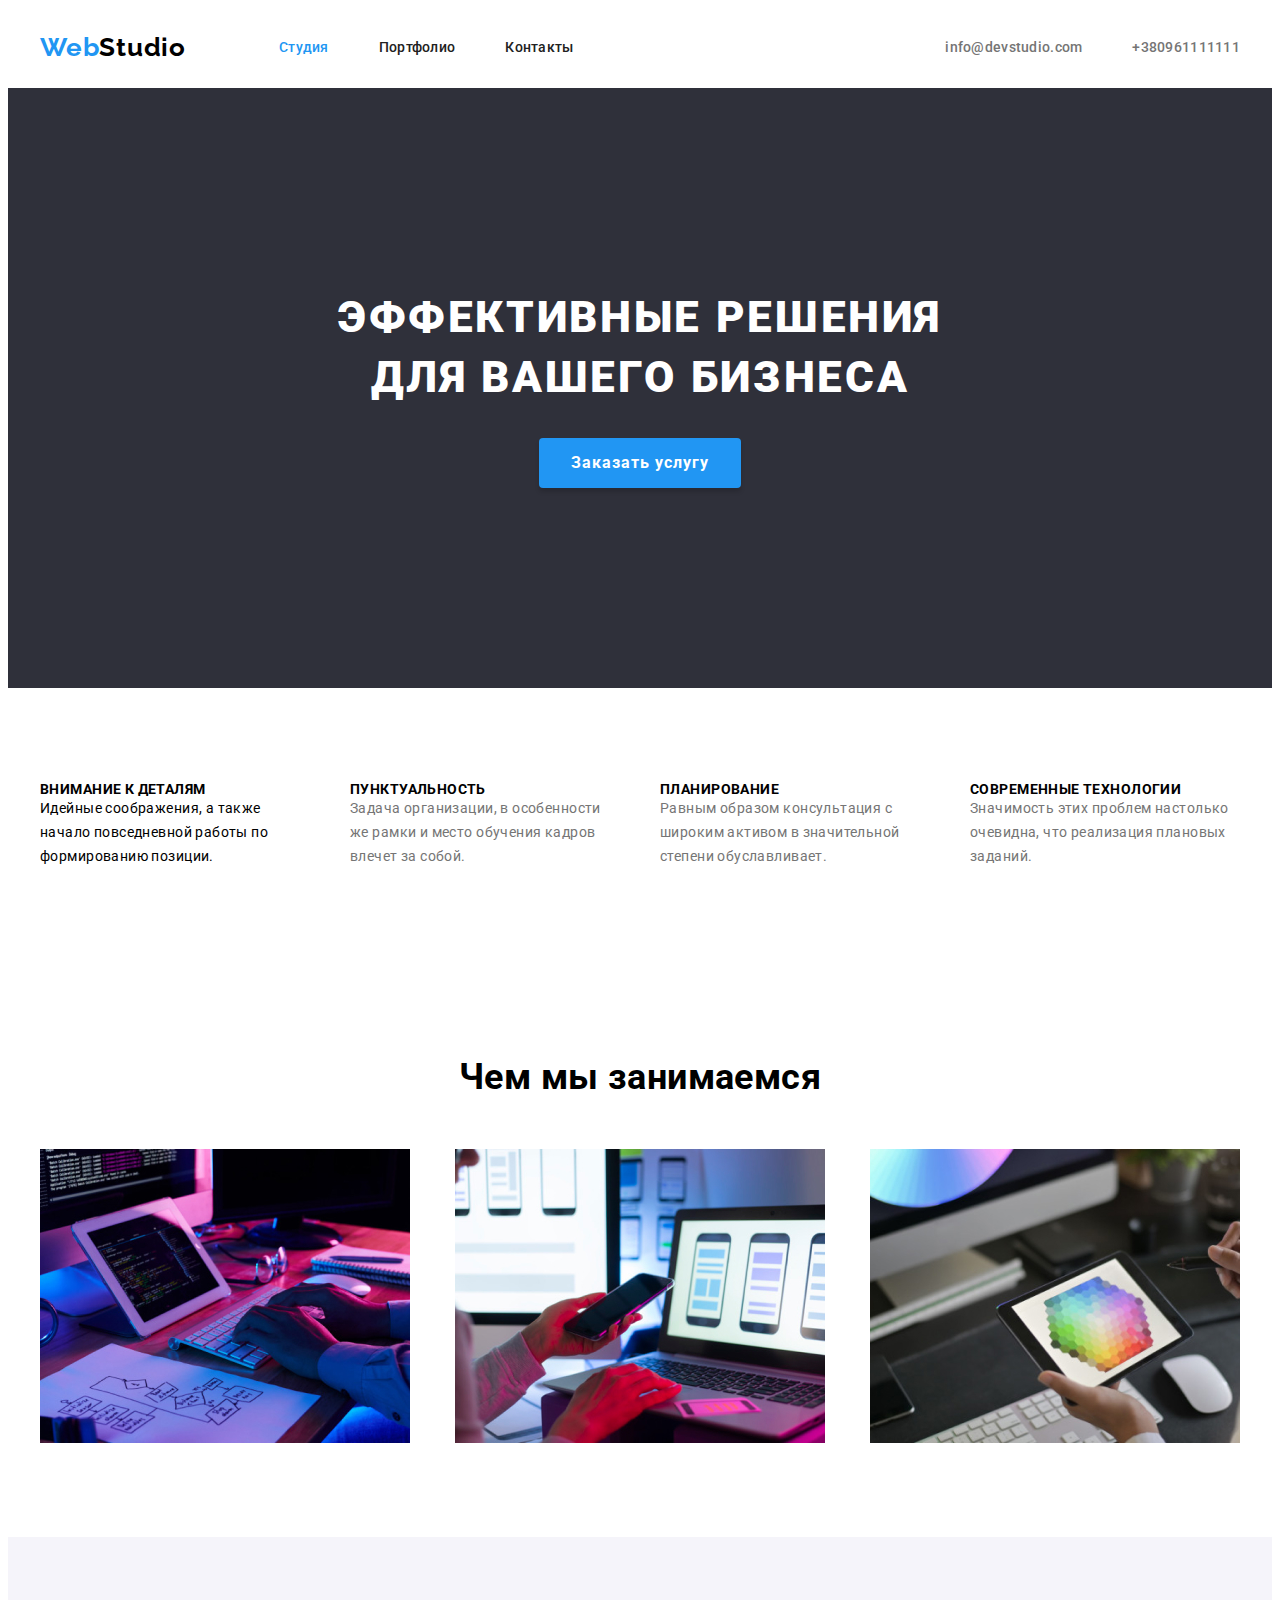
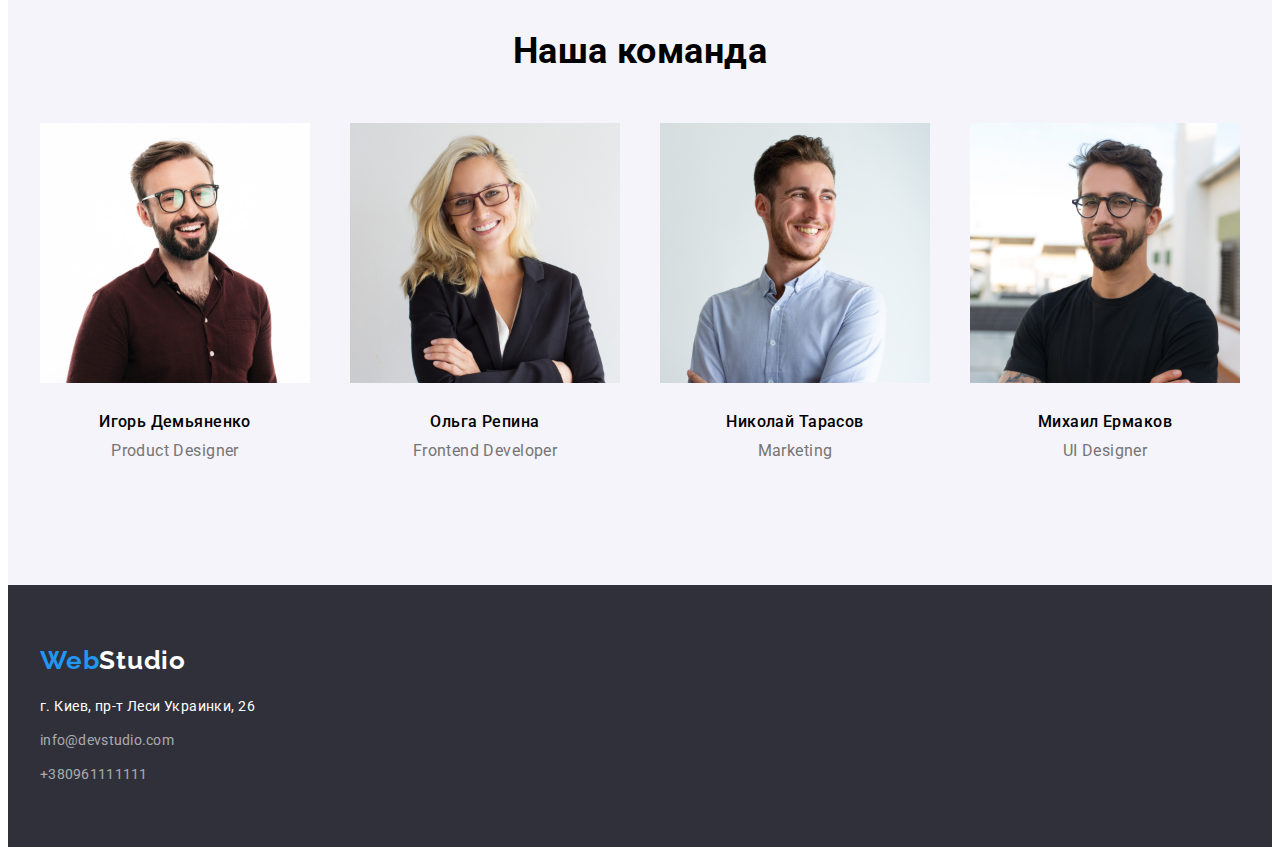
<file: index.html>
<!DOCTYPE html>
<html lang="ru">

<head>
	<meta charset="UTF-8" />
	<meta http-equiv="X-UA-Compatible" content="IE=edge" />
	<meta name="viewport" content="width=device-width, initial-scale=1.0" />
	<title>Студия</title>
	<link rel="preconnect" href="https://fonts.googleapis.com" />
	<link rel="preconnect" href="https://fonts.gstatic.com" crossorigin />
	<link
		href="https://fonts.googleapis.com/css2?family=Raleway:wght@700&family=Roboto:wght@400;500;700;900&display=swap"
		rel="stylesheet" />
	<!-- normalize styles -->
	<link rel="stylesheet" href="https://cdnjs.cloudflare.com/ajax/libs/modern-normalize/1.1.0/modern-normalize.min.css"
		integrity="sha512-wpPYUAdjBVSE4KJnH1VR1HeZfpl1ub8YT/NKx4PuQ5NmX2tKuGu6U/JRp5y+Y8XG2tV+wKQpNHVUX03MfMFn9Q=="
		crossorigin="anonymous" referrerpolicy="no-referrer" />
	<!-- normaliz styles end -->
	<link rel="stylesheet" href="./css/styles.css" />
</head>

<body>
	<!-- шапка -->
	<header class="header">
		<div class="container  container-header">
			<nav class="header-nav">
				<a class="logo link" href="./index.html">
					<span class="accent">Web</span>Studio</a>
				<ul class="header-list list">
					<li class="header-item"><a class="header-link link current" href="./index.html">Студия</a></li>
					<li class="header-item"><a class="header-link link" href="./portfolio.html">Портфолио</a></li>
					<li class="header-item"><a class="header-link link" href="">Контакты</a></li>
				</ul>


				<ul class="contact-list list header-list">
					<li class="contact-item">
						<a class="header-contact link" href="mailto:info@devstudio.com">info@devstudio.com</a>
					</li>
					<li class="contact-item"><a class="header-contact link" href="tel:+380961111111">+380961111111</a>
					</li>
				</ul>
			</nav>
		</div>
	</header>

	<!-- главный контент -->
	<main>
		<!-- герой -->
		<section class="hero">
			<div class="container container-hero">
				<h1 class="hero-title">Эффективные решения для вашего бизнеса</h1>
				<button class="hero-butten btn" type="button">Заказать услугу</button>
			</div>
		</section>


		<!-- Особенности -->
		<section class="section-work">
			<div class="container container-work">
				<h2 class="visually-hidden">Особенности</h2>
				<ul class="list list-work">
					<li class="item-work item-options">
						<h3 class="title-list">Внимание к деталям</h3>
						<p class="section-list">Идейные соображения, а также начало повседневной работы по формированию
							позиции.</p>
					</li>
					<li class="item-work">
						<h3 class="title-list">Пунктуальность</h3>
						<p class="text-work">
							Задача организации, в особенности же рамки и место обучения кадров влечет за собой.
						</p>
					</li>
					<li class="item-work">
						<h3 class="title-list">Планирование</h3>
						<p class="text-work">
							Равным образом консультация с широким активом в значительной степени обуславливает.
						</p>
					</li>
					<li class="item-work">
						<h3 class="title-list">Современные технологии</h3>
						<p class="text-work">Значимость этих проблем настолько очевидна, что реализация плановых
							заданий.
						</p>
					</li>
				</ul>
			</div>
		</section>

		<!-- род занятия -->
		<section class="section-about">
			<div class="container">
				<h2 class="title-section">Чем мы занимаемся</h2>
				<ul class="list list-about">
					<li>
						<img class="img-about" src="./images/occupation/box-1.jpg" alt="род занятия-1" width="370"
							height="294" />
					</li>
					<li>
						<img class="img-about" src="./images/occupation/box-2.jpg" alt="род занятия-2" width="370"
							height="294" />
					</li>
					<li>
						<img class="img-about" src="./images/occupation/box-3.jpg" alt="род занятия-3" width="370"
							height="294" />
					</li>
				</ul>
			</div>
		</section>

		<!-- команда -->
		<section class="section-team">
			<div class="container">
				<h2 class="title-section">Наша команда</h2>
				<ul class="list list-team">
					<li>
						<img class="img-team" src="./images/team/photo1.jpg" alt="Игорь Демьяненко" width="270"
							height="260" />
						<h3 class="title-name">Игорь Демьяненко</h3>
						<p class="profession">Product Designer</p>
					</li>
					<li>
						<img class="img-team" src="./images/team/photo2.jpg" alt="Ольга Репина" width="270"
							height="260" />
						<h3 class="title-name">Ольга Репина</h3>
						<p class="profession">Frontend Developer</p>
					</li>
					<li>
						<img class="img-team" src="./images/team/photo3.jpg" alt="Николай Тарасов" width="270"
							height="260" />
						<h3 class="title-name">Николай Тарасов</h3>
						<p class="profession">Marketing</p>
					</li>
					<li>
						<img class="img-team" src="./images/team/photo4.jpg" alt="Михаил Ермаков" width="270"
							height="260" />
						<h3 class="title-name">Михаил Ермаков</h3>
						<p class="profession">UI Designer</p>
					</li>
				</ul>
			</div>
		</section>
	</main>

	<!-- подвал -->
	<footer class="footer-section">
		<div class="container">
			<a class="logo link logo-footer" href="./index.html">
				<span class="accent">Web</span>Studio</a>
			<!-- адрес -->
			<address class="address">
				<ul class="list">
					<li class="footer-item">
						<a class="address-link link" href="https://goo.gl/maps/Wzsu8VRCmmaW63Lz9" target="_blank"
							rel="noopener noreferrer">
							г. Киев, пр-т Леси Украинки, 26
						</a>
					</li>
					<li class="contact-item footer-item">
						<a class="header-contact link" href="mailto:info@devstudio.com">info@devstudio.com</a>
					</li>
					<li class="contact-item footer-item item-pad"><a class="header-contact link"
							href="tel:+380961111111">+380961111111</a>
					</li>
				</ul>
			</address>
		</div>
	</footer>
</body>

</html>
</file>
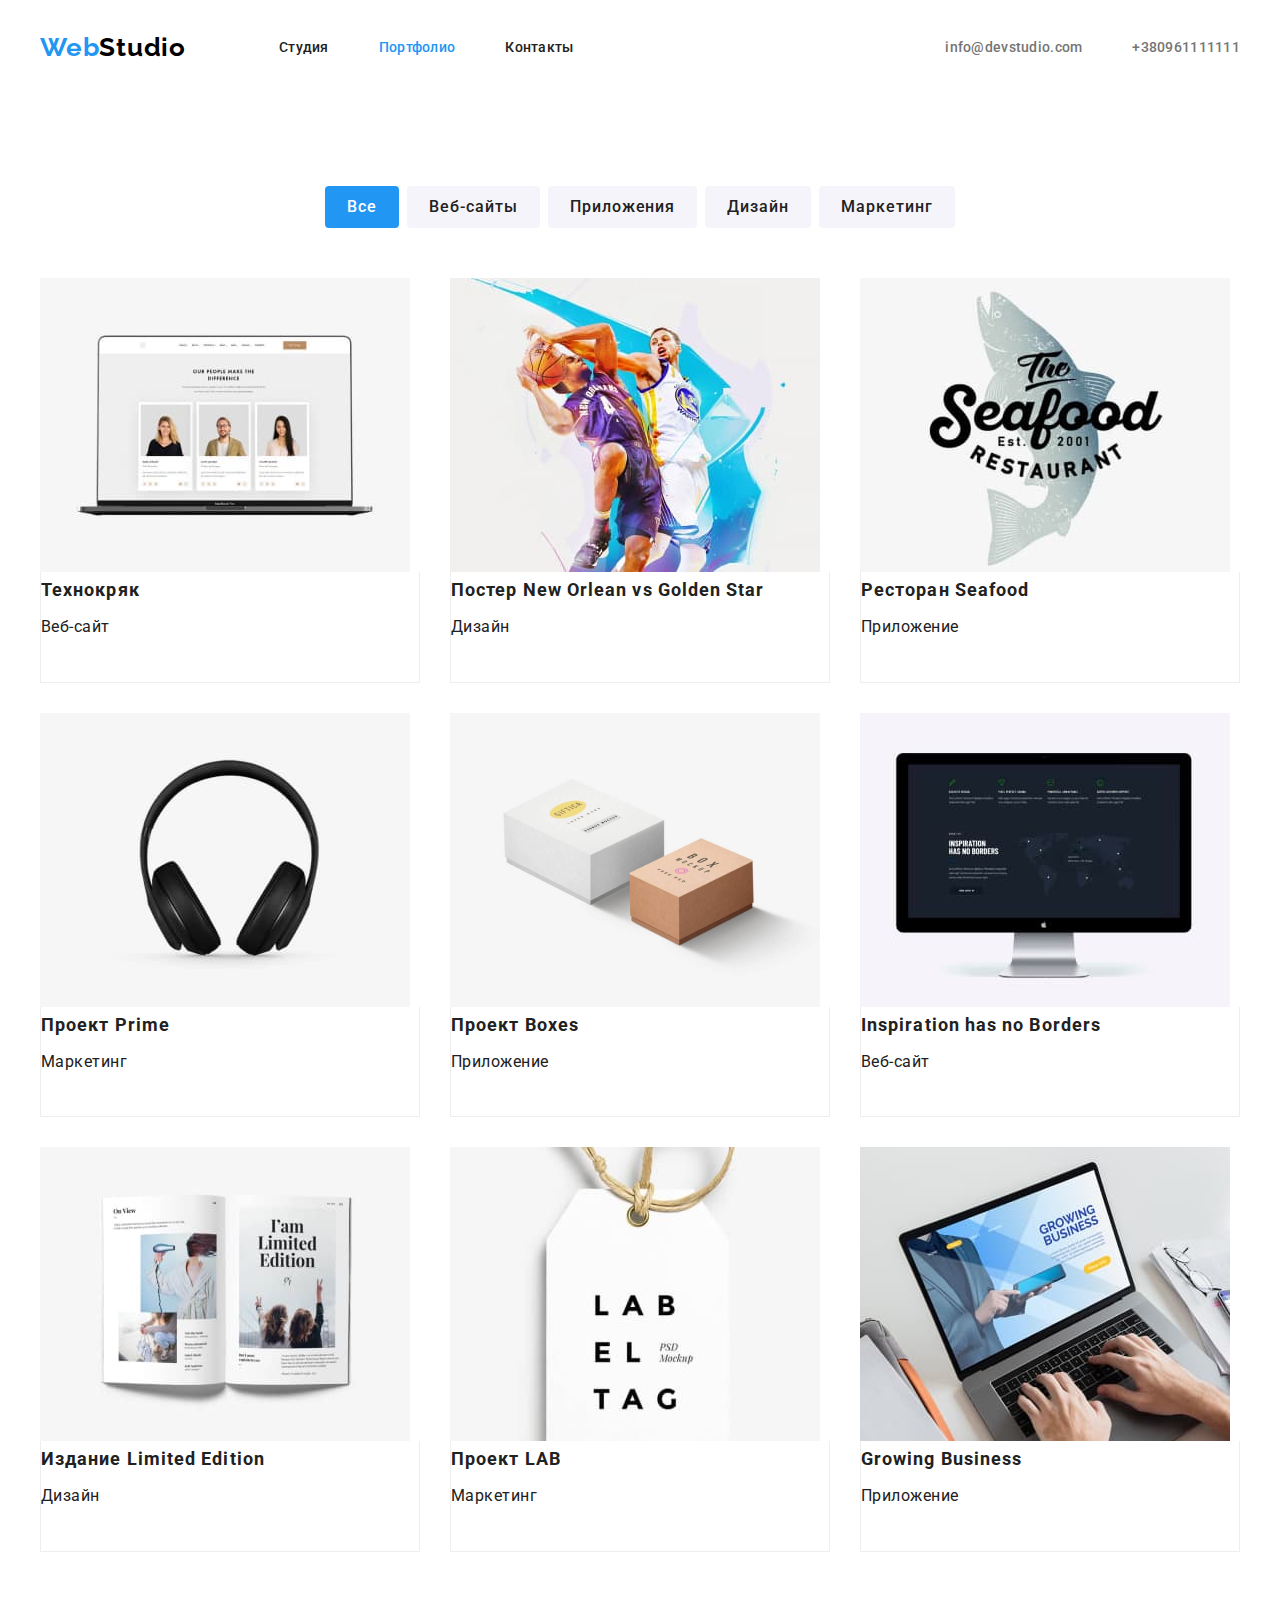
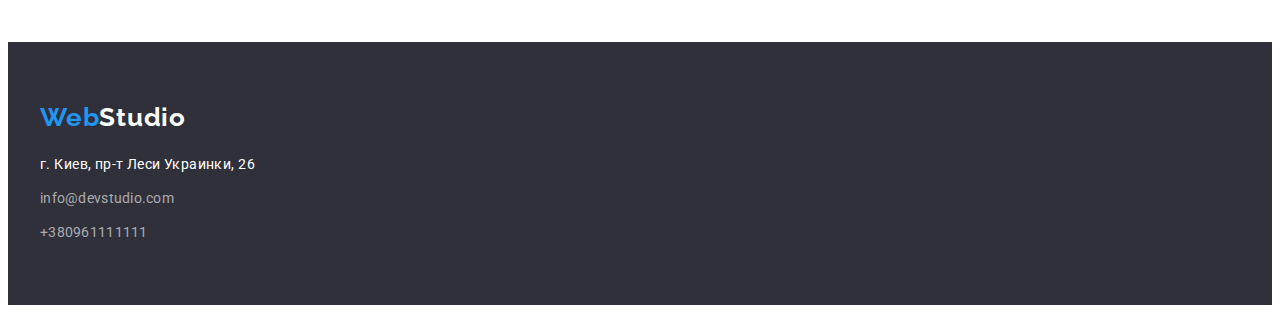
<file: portfolio.html>
<!DOCTYPE html>
<html lang="ru">

<head>
	<meta charset="UTF-8" />
	<meta http-equiv="X-UA-Compatible" content="IE=edge" />
	<meta name="viewport" content="width=device-width, initial-scale=1.0" />
	<title>Portpholio</title>
	<link rel="preconnect" href="https://fonts.googleapis.com" />
	<link rel="preconnect" href="https://fonts.gstatic.com" crossorigin />
	<link
		href="https://fonts.googleapis.com/css2?family=Raleway:wght@700&family=Roboto:wght@400;500;700;900&display=swap"
		rel="stylesheet" />

	<!-- normaliz styles start -->
	<link rel="stylesheet" href="https://cdnjs.cloudflare.com/ajax/libs/modern-normalize/1.1.0/modern-normalize.min.css"
		integrity="sha512-wpPYUAdjBVSE4KJnH1VR1HeZfpl1ub8YT/NKx4PuQ5NmX2tKuGu6U/JRp5y+Y8XG2tV+wKQpNHVUX03MfMFn9Q=="
		crossorigin="anonymous" referrerpolicy="no-referrer" />
	<!--normaliz styles end  -->
	<link rel="stylesheet" href="./css/styles.css" />
</head>

<body>
	<!-- header -->
	<header class="header">
		<div class="container container-header">
			<nav class="header-nav">
				<a class="logo link" href="./index.html">
					<span class="accent">Web</span>Studio</a>
				<ul class="header-list list">
					<li class="header-item"><a class="header-link link btn-white" href="./index.html">Студия</a></li>
					<li class="header-item"><a class="header-link link current" href="./portfolio.html">Портфолио</a>
					</li>
					<li class="header-item"><a class="header-link link" href="">Контакты</a></li>
				</ul>


				<ul class="contact-list list header-list">
					<li class="contact-item">
						<a class="header-contact link" href="mailto:info@devstudio.com">info@devstudio.com</a>
					</li>
					<li class="contact-item"><a class="header-contact link" href="tel:+380961111111">+380961111111</a>
					</li>
				</ul>
			</nav>
		</div>

	</header>
	<!-- main -->
	<main>

		<!-- section portfolio -->

		<section>
			<div class="container container-portfolio">
				<ul class="list list-button">
					<li class="item-button"><button class="btn-portfolio active" type="button">Все</button></li>
					<li class="item-button"><button class="btn-portfolio" type="button">Веб-сайты</button></li>
					<li class="item-button"><button class="btn-portfolio" type="button">Приложения</button></li>
					<li class="item-button"><button class="btn-portfolio" type="button">Дизайн</button></li>
					<li class="item-button"><button class="btn-portfolio" type="button">Маркетинг</button></li>
				</ul>
				<ul class="list card-set" list-portfolio>

					<h1 class="visually-hidden">Portfolio</h1>
					<li class="card-set-item">
						<a class="link" href="">
							<img class="" src="./images/portfolio/img-1.jpg" alt="Технокряк" width="370" height="294" />
							<div class="wrapper">
								<h2 class="title-portfolio">Технокряк</h2>
								<p class="text-portfolio">Веб-сайт</p>
							</div>
						</a>
					</li>


					<li class="card-set-item">
						<a class="link" href="">
							<img src="./images/portfolio/img-2.jpg" alt="Постер New Orlean vs Golden Star" width="370"
								height="294" />
							<div class="wrapper">
								<h2 class="title-portfolio">Постер New Orlean vs Golden Star</h2>
								<p class="text-portfolio">Дизайн</p>
							</div>
						</a>
					</li>


					<li class="card-set-item">
						<a class="link" href="">
							<img src="./images/portfolio/img-3.jpg" alt="Ресторан Seafood" width="370" height="294" />
							<div class="wrapper">
								<h2 class="title-portfolio">Ресторан Seafood</h2>
								<p class="text-portfolio">Приложение</p>
							</div>
						</a>
					</li>


					<li class="card-set-item">
						<a class="link" href="">
							<img src="./images/portfolio/img-4.jpg" alt="Проект Prime" width="370" height="294" />
							<div class="wrapper">
								<h2 class="title-portfolio">Проект Prime</h2>
								<p class="text-portfolio">Маркетинг</p>
							</div>
						</a>
					</li>


					<li class="card-set-item">
						<a class="link" href="">
							<img src="./images/portfolio/img-5.jpg" alt="Проект Boxes" width="370" height="294" />
							<div class="wrapper">
								<h2 class="title-portfolio">Проект Boxes</h2>
								<p class="text-portfolio">Приложение</p>
							</div>
						</a>
					</li>


					<li class="card-set-item">
						<a class="link" href="">
							<img src="./images/portfolio/img-6.jpg" alt="Inspiration has no Borders" width="370"
								height="294" />
							<div class="wrapper">
								<h2 class="title-portfolio">Inspiration has no Borders</h2>
								<p class="text-portfolio">Веб-сайт</p>
							</div>
						</a>
					</li>


					<li class="card-set-item">
						<a class="link" href="">
							<img src="./images/portfolio/img-7.jpg" alt="Издание Limited Edition" width="370"
								height="294" />
							<div class="wrapper">
								<h2 class="title-portfolio">Издание Limited Edition</h2>
								<p class="text-portfolio">Дизайн</p>
							</div>
						</a>
					</li>


					<li class="card-set-item">
						<a class="link" href="">
							<img src="./images/portfolio/img-8.jpg" alt="Проект LAB" width="370" height="294" />
							<div class="wrapper">
								<h2 class="title-portfolio">Проект LAB</h2>
								<p class="text-portfolio">Маркетинг</p>
							</div>
						</a>
					</li>


					<li class="card-set-item">
						<a class="link" href="">
							<img src="./images/portfolio/img-9.jpg" alt="Growing Business" width="370" height="294" />
							<div class="wrapper">
								<h2 class="title-portfolio">Growing Business</h2>
								<p class="text-portfolio">Приложение</p>
							</div>
						</a>
					</li>

				</ul>

			</div>



		</section>
	</main>

	<footer class="footer-section">
		<div class="container">
			<a class="logo link logo-footer" href="./index.html">
				<span class="accent">Web</span>Studio</a>
			<!-- адрес -->
			<address class="address">
				<ul class="list">
					<li class="footer-item">
						<a class="address-link link" href="https://goo.gl/maps/Wzsu8VRCmmaW63Lz9" target="_blank"
							rel="noopener noreferrer">
							г. Киев, пр-т Леси Украинки, 26
						</a>
					</li>
					<li class="contact-item footer-item">
						<a class="header-contact link" href="mailto:info@devstudio.com">info@devstudio.com</a>
					</li>
					<li class="contact-item footer-item item-pad"><a class="header-contact link"
							href="tel:+380961111111">+380961111111</a>
					</li>
				</ul>
			</address>
		</div>
	</footer>
</body>

</html>
</file>
<file: css/styles.css>
:root{
    --primary-text-color: #212121;
    --secondary-text-color: #757575;
    --primary-white-color: #FFFFFF;
    --accent-color: #2196F3;

    /* fonts */
    --main-font-famaly: Roboto, sans-serif;
    --second-font-famaly: Raleway, sans-serif;
}


/* reset */

h1,h2,h3,p{
    margin: 0;
}

img{
    display: block;
    max-width: 100%;
    height: auto;
}



body{
font-family: var(--main-font-famaly);
font-size: 14px;
line-height: 1.71;
letter-spacing: 0.03em;
background-color: var(--primary-white-color);

}

.container{
    width: 1200px;
    padding-left: 15px;
    padding-right: 15px;
    margin-left: auto;
    margin-right: auto;
}
/* header */

.container-header{
    padding-top: 24px;
    padding-bottom: 25px;
}

.logo{
font-family: var(--second-font-famaly);
font-weight: 700;
font-size: 26px;
line-height: 1.19;
letter-spacing: 0.03em;
color: #000000;
margin-right: 93px;
}


/* comooon styles start */
.link{
text-decoration: none;
}
.list{
    list-style: none;
    margin: 0;
    padding: 0;
}
/* header section */

.header-nav{
    display: flex;
    align-items: center
}

.header-list{
    display: flex;
}

.header-item:not(:last-child) {
    margin-right: 50px;
}

.contact-list{
    margin-left: auto;
}
.contact-item{
    margin-left: 50px;
}

.header-link,
.header-contact{
    font-weight: 500;
    line-height: 1.14;
    letter-spacing: 0.02em;
    color: var(--primary-text-color);
}

.header-contact{
color: var(--secondary-text-color);
}

/* hero section */



.container-hero{
    padding-top: 200px;
    padding-bottom: 200px;
}

.hero{
background-color: #2F303A;
}
.hero-title{
font-weight: 900;
    font-size: 44px;
    line-height: 1.36;
    text-align: center;
    letter-spacing: 0.06em;
    text-transform: uppercase;
    color: #FFFFFF;
    margin-bottom: 30px;
    margin-left: auto;
    margin-right: auto;
    width: 696px;
   
}

.btn{
display: block;
font-family: inherit;    
font-weight: 700;
font-size: 16px;
line-height: 1.87;
letter-spacing: 0.06em;
cursor: pointer;
background-color: transparent;
border: none;
color: var(--primary-white-color);
background-color: var(--accent-color);
box-shadow: 0px 4px 4px rgba(0, 0, 0, 0.15);
border-radius: 4px;
padding: 10px 32px;
margin-left: auto;
margin-right: auto;
}
.btn:hover,
.btn:focus {
 background-color: var(--accent-color);
 color: var(--primary-white-color);
}

/* section work */


.container-work{
    padding-top: 94px;
    padding-bottom: 94px;
}


.item-work{
width: 270px;
}
       
.list-work{
display: flex;
align-items: center;
justify-content: space-between;
}

.title-list{
        font-size: 14px;
        line-height: 1.14;
        text-transform: uppercase;
}

.text-work{
line-height: 1.71;
color: var(--secondary-text-color);
}

/* section about */
 
.list-about{
    display: flex;
    align-items: center;
    justify-content: space-between;
}

.title-section{

        font-size: 36px;
        line-height: 1.16;
        text-align: center;
        margin-bottom: 50px;
        padding-top: 94px;
        margin-bottom: 50px;
}

.img-about{
    padding-bottom: 94px;
}

/* section team */

.section-team{
    background-color: #F5F4FA;
}

.list-team{
    display: flex;
    align-items: center;
    justify-content: space-between;
}

.img-team{
    margin-bottom: 30px;
}

.title-name{
    font-weight: 500;
        font-size: 16px;
        line-height: 1.18;
        text-align: center;
        margin-bottom: 10px;
}



.profession{
        font-size: 16px;
        line-height: 1.18;
        text-align: center;
        padding-bottom: 124px;
        color: var(--secondary-text-color);
}

/* footer-section */
.footer-section{
    background-color: #2F303A;
}


.logo-white{
    color: var(--primary-white-color);
}

.logo-footer{
    display: inline-block;
    padding-top: 60px;
    margin-bottom: 20px;
}

    
address{
    font-style: normal;
}

.footer-item:not(:last-child){
margin-bottom: 10px;
margin-left: 0;
}

.item-pad{
    padding-bottom: 60px;
    margin-left: 0;
}
/* section portfolio */

.container-portfolio{
    padding-top: 98px;
    padding-bottom: 90px;
}

.list-button{
    display: flex;
    margin-bottom: 50px;
    justify-content: center
   
}

.item-button:not(:last-child){
margin-right: 8px;
}

.card-set{
    display: flex;
    flex-wrap: wrap;
    margin: -15px;
} 

.card-set-item{
    flex-basis: calc((100% - 30px * 3) / 3);
    margin: 15px;  
}

.wrapper{
    padding-bottom: 20px;
    border: 1px solid #EEEEEE;
    border-top: none;
}

.btn-portfolio{
    font-family: inherit;
    font-weight: 500;
    font-size: 16px;
    line-height: 1.87;
     padding: 6px 22px;
     border-radius: 4px;
     letter-spacing: 0.06em;
     cursor: pointer;
     background-color: transparent;
     border: none;
     color: var(--primary-text-color);
     background-color: #F5F4FA;
}

.btn-portfolio:hover,
.btn-portfolio:focus{
    background-color: var(--accent-color);
    color: var(--primary-white-color);
}

.title-portfolio{
        font-size: 18px;
        line-height: 2;
        letter-spacing: 0.06em;
        margin-bottom: 5px;
    
        color: #212121;
}

.text-portfolio{
        font-size: 16px;
        line-height: 1.8;
        letter-spacing: 0.03em;
        margin-bottom: 20px;
    
        color: var(--primary-text-color);
}

.address{
font-style: normal;
}

.address-link{
    color: var(--primary-white-color);
}

.footer-address {
    font-size: 14px;
    line-height: 1.7;
    color: var(--primary-white-color);
}

.footer-section .logo{
color: var(--primary-white-color);
}

.footer-section .header-contact{
    font-weight: 400;
    color: rgba(255, 255, 255, 0.6);
}

.header-link:hover,
.header-link:focus,
.header-contact:hover,
.header-contact:focus,
.accent,
.current {
    color: var(--accent-color);
}

.btn-portfolio.active{
    background-color: var(--accent-color);
    color: var(--primary-white-color);
}
.visually-hidden {
    position: absolute;
    width: 1px;
    height: 1px;
    margin: -1px;
    border: 0;
    padding: 0;

    white-space: nowrap;
    clip-path: inset(100%);
    clip: rect(0 0 0 0);
    overflow: hidden;
}
</file>
